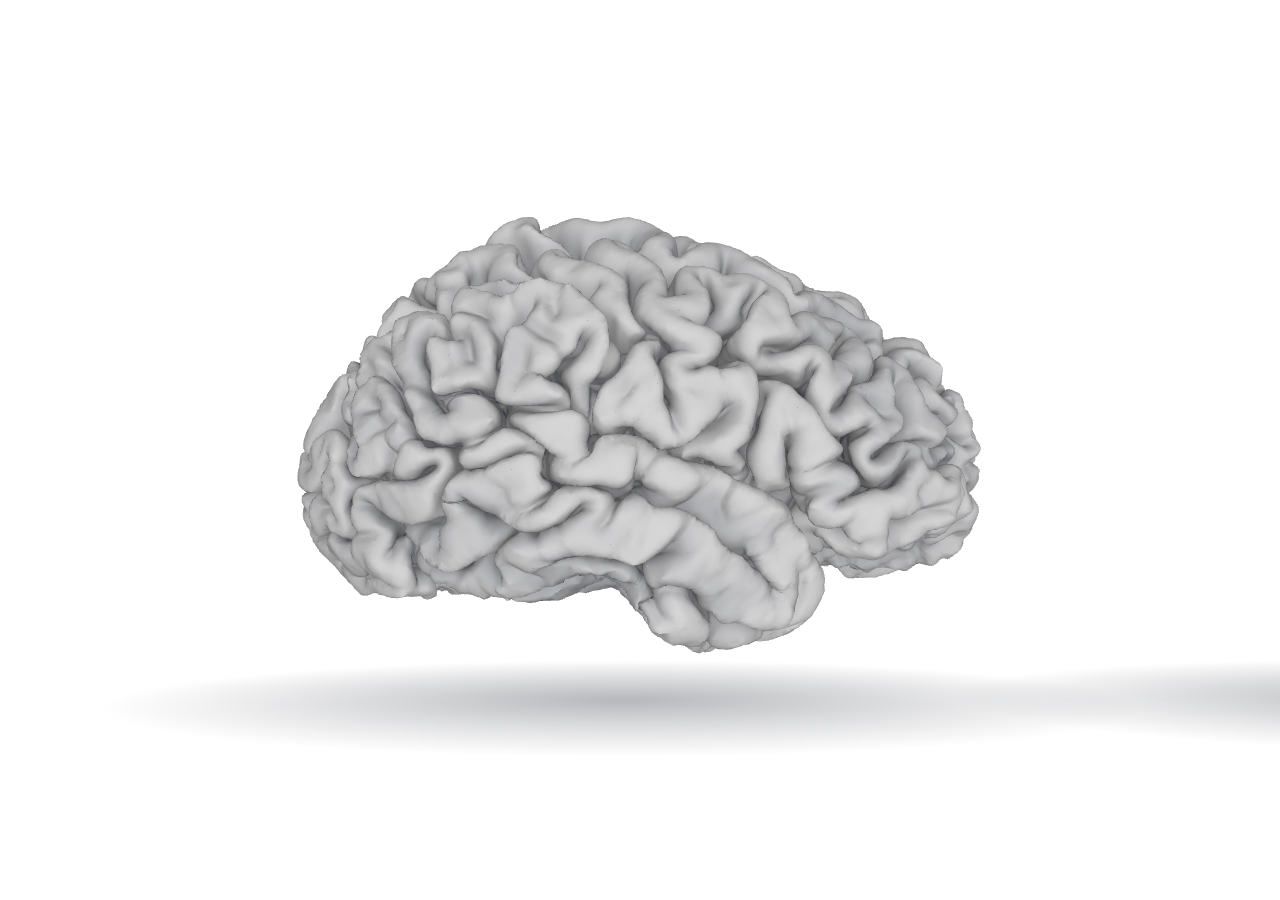
<file: static/teaser/02-teaser/index.html>
<!doctype html>
<html lang="en"><head><meta charset="utf-8"><title>Interactive cortical correspondence</title>
<meta name="viewport" content="width=device-width,initial-scale=1">
<script type="importmap">{"imports":{"three":"../vendor/three/three.module.js","three/addons/":"../vendor/three/addons/"}}</script>
<style>
  :root{--ink:#1d1f21;--grey:#6d6d6d;--blue:#2f7fc1;--green:#00b050;--teal:#00b5ad;--orange:#de9a33}
  html,body{margin:0;height:100%;background:#fff;overflow:hidden;font-family:"Helvetica Neue",Helvetica,Arial,sans-serif;color:var(--ink)}
  #stage{position:absolute;inset:0 0 40px;overflow:hidden;--u:1px}
  #view{position:absolute;inset:0}
  #view canvas{cursor:grab}
  #view canvas:active{cursor:grabbing}
  #explore-hint{position:absolute;top:10px;left:10px;max-width:calc(100% - 20px);box-sizing:border-box;padding:5px 9px;border-radius:6px;background:#f0f5fb;color:#1d3557;font:500 12px/1.35 system-ui,sans-serif;pointer-events:none}
  .ov{position:absolute;pointer-events:none;opacity:0;white-space:nowrap}
  #cap1{left:calc(70*var(--u));bottom:calc(52*var(--u));font-size:calc(30*var(--u))}
  #cap1 b{font-weight:700} #cap1 span{color:var(--grey);margin-left:.6em}
  #counter{left:calc(42*var(--u));bottom:calc(40*var(--u));padding:calc(18*var(--u)) calc(30*var(--u)) calc(16*var(--u));
    background:rgba(255,255,255,.86);border-radius:calc(14*var(--u));box-shadow:0 calc(2*var(--u)) calc(16*var(--u)) rgba(0,0,0,.08)}
  #counter .n{font-size:calc(76*var(--u));font-weight:700;font-variant-numeric:tabular-nums;line-height:1}
  #counter .n small{font-size:calc(34*var(--u));font-weight:400;color:var(--grey);margin-left:.35em}
  #counter .t{font-size:calc(27*var(--u));color:var(--grey);margin-top:calc(8*var(--u))}
  .shape{text-align:center;transform:translate(-50%,-100%)}
  .shape b{display:block;font-size:calc(40*var(--u));line-height:1.1}
  .shape span{font-size:calc(28*var(--u));color:var(--grey)}
  .shape sub{font-size:.68em;vertical-align:baseline;position:relative;top:.28em}
  #shM b{color:var(--blue)} #shN b{color:var(--green)}
  .bot{left:0;right:0;text-align:center;bottom:calc(52*var(--u));font-size:calc(34*var(--u))}
  .bot sup{font-size:.62em}
  #foot{right:calc(60*var(--u));bottom:calc(24*var(--u));font-size:calc(23*var(--u));color:var(--grey)}
  #hint{left:calc(70*var(--u));top:calc(48*var(--u));font-size:calc(26*var(--u));color:var(--grey)}
  #hint i{display:inline-block;width:calc(14*var(--u));height:calc(14*var(--u));border-radius:50%;background:var(--orange);margin-right:.5em}
  #tip{position:absolute;pointer-events:none;opacity:0;font-size:calc(24*var(--u));background:rgba(255,255,255,.92);
    padding:calc(6*var(--u)) calc(12*var(--u));border-radius:calc(8*var(--u));box-shadow:0 1px 8px rgba(0,0,0,.15);white-space:nowrap;transform:translate(14px,-120%)}
  #tip b{color:var(--orange)}
  #playback{position:absolute;inset:auto 0 0;box-sizing:border-box;height:40px;display:flex;align-items:center;justify-content:space-between;gap:4px;padding:0 8px;border-top:1px solid #d6d8da;background:#f7f8fa}
  #playback[hidden]{display:none}
  #chapters{display:flex;gap:2px;margin-left:auto}
  #playback button{font:600 13px system-ui,sans-serif;border:1px solid transparent;border-radius:4px;padding:4px 6px;min-height:30px;color:#1d3557;background:transparent;cursor:pointer}
  #playback button:hover,#playback button[aria-current="step"]{background:#e4edf7}
  #playback #play{min-width:78px;color:#fff;background:#1d3557}
  #playback #play:hover{background:#294b79}
  #playback #play.continue-prompt{background:#245a87}
  @media (prefers-reduced-motion: no-preference) {
    #playback #play.continue-prompt{animation:continue-pulse 1.1s ease-out 2}
    @keyframes continue-pulse {
      0%{box-shadow:0 0 0 0 rgba(47,127,193,.5)}
      100%{box-shadow:0 0 0 5px rgba(47,127,193,0)}
    }
  }
  #playback button:focus-visible{outline:2px solid #2f7fc1;outline-offset:-2px}
  #dbg{position:absolute;left:8px;top:8px;font:12px monospace;color:#555;display:none}
</style></head><body>
<div id="stage">
  <div id="view"></div>
  <div id="explore-hint" hidden>Drag to rotate. Scroll over the brain or pinch to zoom.</div>
  <div class="ov shape" id="shM"><b>Shape M</b><span>n<sub>M</sub> = <span id="nM">136,574</span> vertices</span></div>
  <div class="ov shape" id="shN"><b>Shape N</b><span>n<sub>N</sub> = <span id="nN">153,037</span> vertices</span></div>
  <div class="ov" id="cap1"><b>Cortical surface</b><span>MMRR-21-15 · right hemisphere · Mindboggle-101</span></div>
  <div class="ov" id="counter"><div class="n"><span id="cnt">0</span><small>vertices</small></div><div class="t"><span id="tris">273,144</span> triangles · one hemisphere</div></div>
  <div class="ov bot" id="cap2"><b>Dense point-to-point map &Pi;:</b>&nbsp; 136k &times; 153k &approx; 2.1 &times; 10<sup>10</sup>&nbsp; vertex pairs</div>
  <div class="ov bot" id="cap3"><b>The estimated correspondences allow transfer of signals </b></div>
  <div class="ov bot" id="foot">examples: fMRI activity, cortical thickness, or regional segmentations</div>
  <div class="ov" id="hint"><i></i>Hover the green cortex to see where each point comes from</div>
  <div id="tip"></div>
  <div id="dbg"></div>
</div>
<div id="playback" role="group" aria-label="Teaser playback" hidden>
  <button id="play" type="button"></button>
  <div id="chapters" role="group" aria-label="Teaser chapters"></div>
</div>
<p id="load-error" hidden>Could not load the interactive teaser.</p>
<script type="module">
  import('./teaser.js').then(() => {
    window.parent.postMessage('cortex-teaser-ready', location.origin);
  }).catch((error) => {
    console.error(error);
    document.getElementById('stage').hidden = true;
    document.getElementById('load-error').hidden = false;
    window.parent.postMessage('cortex-teaser-error', location.origin);
  });
</script>
</body></html>
</file>
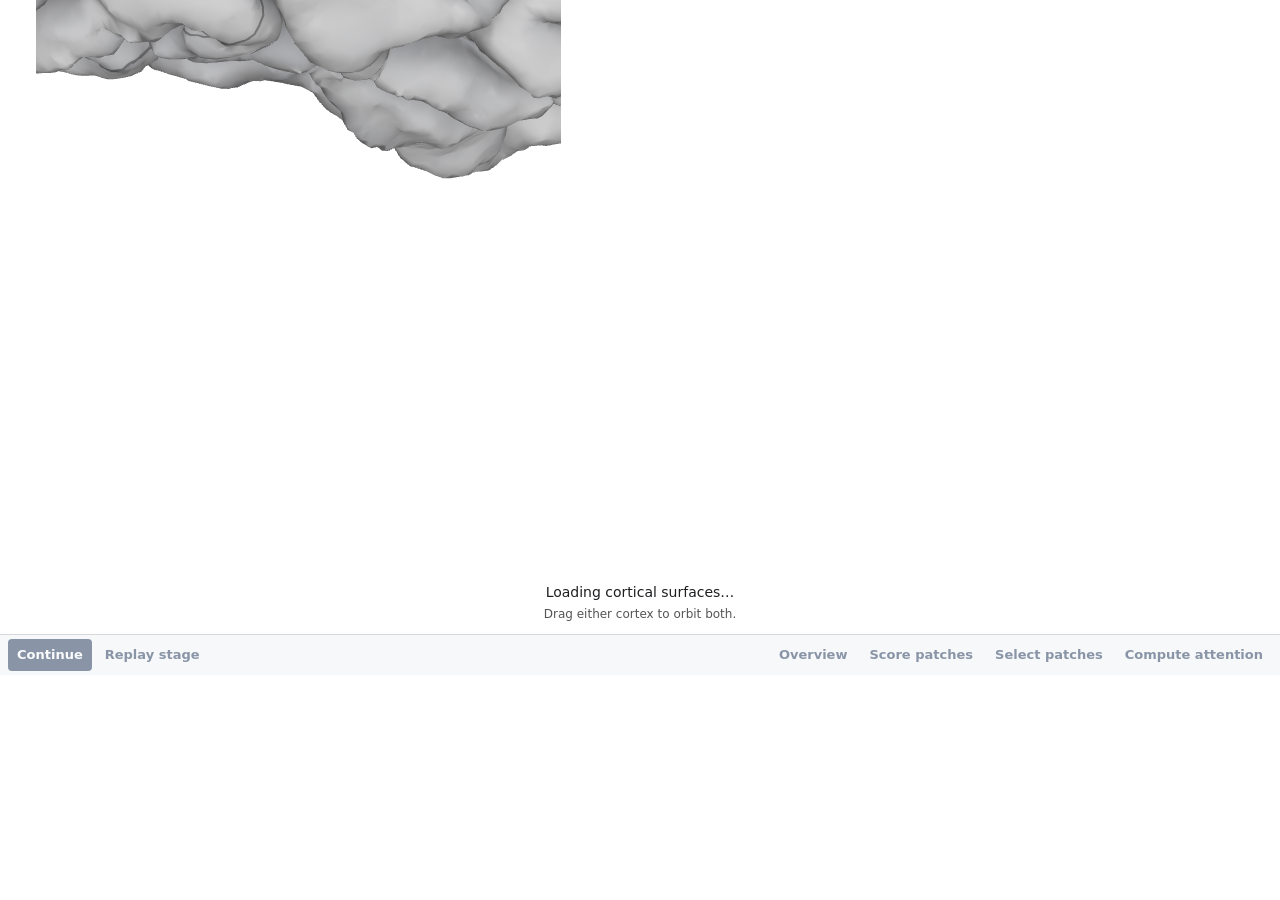
<file: static/teaser/04-geoflash/index.html>
<!doctype html>
<html lang="en"><head><meta charset="utf-8"><title>Geo-FlashAttention on the cortex</title>
<meta name="viewport" content="width=device-width,initial-scale=1">
<script type="importmap">{"imports":{"three":"../vendor/three/three.module.js","three/addons/":"../vendor/three/addons/"}}</script>
<link rel="stylesheet" href="../../css/site.css">
<style>
  html, body { overflow: hidden; background: #fff; }
  #stage { position: relative; aspect-ratio: 1240 / 560; overflow: hidden; background: #fff; }
  #viz { position: absolute; transform-origin: 0 0; }
  .brain { position: absolute; touch-action: none; cursor: grab; }
  .brain:active { cursor: grabbing; }
  .brain canvas { display: block; }
  #viz svg { position: absolute; left: 0; top: 0; overflow: visible; pointer-events: none; }
  #panel { padding: 0 12px 10px; text-align: center; color: #1d1f21; }
  #caption, #hint { font: 14px/1.45 system-ui, sans-serif; margin: 4px auto 0; }
  #hint { font-size: 12px; color: #555; }
  #playback, #stages { display: flex; align-items: center; flex-wrap: wrap; gap: 4px; }
  #playback { padding: 4px 8px; border-top: 1px solid #d6d8da; background: #f7f8fa; }
  #stages { margin-left: auto; }
  #playback button { font: 600 13px system-ui, sans-serif; border: 1px solid transparent; border-radius: 4px; padding: 4px 8px; min-height: 32px; color: #1d3557; background: transparent; cursor: pointer; }
  #playback button:hover, #playback button[aria-pressed="true"] { background: #e4edf7; }
  #playback button:focus-visible { outline: 2px solid #2f7fc1; outline-offset: -2px; }
  #playback button:disabled { cursor: default; opacity: .5; }
  #playback #advance { min-width: 78px; color: #fff; background: #1d3557; }
  #playback #advance:hover { background: #294b79; }
  @media (max-width: 600px) {
    #stages { flex-basis: 100%; margin-left: 0; }
    #playback button { min-height: 44px; }
  }
</style>
</head><body>
<main id="demo">
  <div id="stage" role="img" aria-label="Two 3D cortical surfaces and the patch attention matrices">
    <div id="viz" aria-hidden="true"></div>
  </div>
  <div id="panel">
    <p id="caption" aria-live="polite">Loading cortical surfaces…</p>
    <p id="hint">Drag either cortex to orbit both.</p>
  </div>
  <div id="playback" role="group" aria-label="Geo-FlashAttention playback">
    <button id="advance" type="button" disabled>Continue</button>
    <button id="replay" type="button" disabled>Replay stage</button>
    <div id="stages" role="group" aria-label="Geo-FlashAttention stages">
      <button type="button" disabled>Overview</button>
      <button type="button" disabled>Score patches</button>
      <button type="button" disabled>Select patches</button>
      <button type="button" disabled>Compute attention</button>
    </div>
  </div>
</main>
<script type="module">
const demo = document.getElementById('demo');
const caption = document.getElementById('caption');
function report(type) {
  if (parent !== window) parent.postMessage({ demo: 'geoflash', type, height: demo.offsetHeight }, location.origin);
}
initialize().catch((error) => {
  console.error(error);
  caption.textContent = 'Could not load the 3D demo.';
  report('error');
});

async function initialize() {
// Demo from the Spatial-Spectral Coupling talk, with responsive controls for the website.
const { loadCortex, createViewer, createMarkers, createPatchPalette, fetchNativeAttr, THREE } = await import('../lib/cortex.js');
const motion = matchMedia('(prefers-reduced-motion: reduce)');

// ---------------------------------------------------------------- constants (logical units = SVG viewBox px; F = css px per unit)
const NS = 'http://www.w3.org/2000/svg';
const F = 1.5, R = 2, W = 1240, H = 560, BW = 350, BS = 42, MX = 480, MY = 46;
const INSET_X = 24, INSET_Y = 12;
const TEAL = '#00b5ad', ORANGE = '#de9a33', INK = '#1d1f21';
const TEAL_TEXT = '#007470', ORANGE_TEXT = '#8f5200';
const PAL = ['#b07cc6', '#79cfc6', '#e3cf5e', '#ef8a7a', '#9ccc65', '#f0a64b', '#6fa8dc', '#e6a8d7'];
const ASPECT = 840 / 532;   // brain canvas aspect (as in the 2.5D slide)
const BH = BW / ASPECT;

// ---------------------------------------------------------------- helpers (from js/geoflash.js)
const sleep = (ms) => motion.matches ? Promise.resolve() : new Promise((resolve) => setTimeout(resolve, ms));
const hex = (c) => [1, 3, 5].map((o) => parseInt(c.slice(o, o + 2), 16));
const mix = (c1, c2, t) => { const [a, b] = [hex(c1), hex(c2)]; return 'rgb(' + a.map((x, i) => Math.round(x + (b[i] - x) * Math.max(0, Math.min(1, t)))).join(',') + ')'; };
const greyFill = (v) => mix('#f3f3f3', '#2f2f2f', Math.pow(v, 0.6));
const vFill = (v) => (v >= 0 ? mix('#fff6e8', '#de9a33', v / 0.9) : mix('#fff6e8', '#8a8f93', -v / 0.9));
const el = (tag, attrs, parent) => { const e = document.createElementNS(NS, tag); for (const [a, v] of Object.entries(attrs || {})) e.setAttribute(a, v); if (parent) parent.appendChild(e); return e; };
const setText = (node, s) => {
  node.textContent = '';
  s.split(/(_\{[^}]+\}|_\w)/).forEach((part) => {
    const t = document.createElementNS(NS, 'tspan');
    if (part.startsWith('_')) { t.setAttribute('baseline-shift', 'sub'); t.setAttribute('font-size', '70%'); t.textContent = part.replace(/^_\{?|\}$/g, ''); }
    else t.textContent = part;
    node.appendChild(t);
  });
};
const text = (parent, x, y, s, cls, anchor = 'middle') => { const t = el('text', { x, y, class: cls, 'text-anchor': anchor }, parent); setText(t, s); return t; };

// ---------------------------------------------------------------- data
const response = await fetch('data/geoflash.json');
if (!response.ok) throw new Error(`Could not load geoflash.json (${response.status})`);
const G = await response.json();
function derive(G) {
  const K = G.K, P = G.P, n = K * P;
  const score = G.score.map((row) => { const m = Math.max(...row); return row.map((s) => Math.exp(s - m)); });
  const support = score.map((row) => row.map((s, r) => [s, r]).sort((x, y) => y[0] - x[0]).slice(0, R).map((x) => x[1]).sort((a, b) => a - b));
  const inSup = (i, j) => support[Math.floor(i / P)].includes(Math.floor(j / P));
  const softmax = (row, mask) => { const m = Math.max(...row.filter((_, j) => mask(j))); const e = row.map((x, j) => (mask(j) ? Math.exp(x - m) : 0)); const s = e.reduce((a, b) => a + b, 0); return e.map((x) => x / s); };
  const Ageo = G.logits.map((row, i) => softmax(row, (j) => inSup(i, j)));
  const k = G.V[0].length;
  const match = Array.from({ length: K }, (_, a) => {
    const mass = Array(K).fill(0);
    for (let i = a * P; i < a * P + P; i++) Ageo[i].forEach((p, j) => (mass[Math.floor(j / P)] += p));
    return mass.indexOf(Math.max(...mass));
  });
  return { ...G, nv: n, k, scoreN: score, support, Ageo, match };
}
const D = derive(G);

// ---------------------------------------------------------------- brains: ONE canvas / ONE scene, target stacked above source along the z axis.
// Orbiting is azimuthal about the stack axis (polar angle limited), so both brains turn together about their own centres, and 3D arcs between patch centres are real world-space curves.
const root = document.getElementById('viz');
root.style.width = W * F + 'px'; root.style.height = H * F + 'px';
const SCALE = BW / 177;                                   // logical px per mm (a brain is ~177 mm long on screen, as in the 2.5D slide)
const BRAIN_GAP = 116;
const ZSEP = (BH + BRAIN_GAP) / SCALE;                     // centre-to-centre distance of the stacked brains (mm)
const CVH = 2 * BH + BRAIN_GAP, Y0 = -INSET_Y;             // canvas height / top in logical units
const SOURCE_LABEL_Y = Y0 + BH + BRAIN_GAP / 2 + 5;        // label baseline in the gap
const host = document.createElement('div'); host.className = 'brain';
Object.assign(host.style, { left: INSET_X * F + 'px', top: (Y0 + INSET_Y) * F + 'px', width: BW * F + 'px', height: CVH * F + 'px' }); root.appendChild(host);
const Qs = new URLSearchParams(location.search);
const viewer = createViewer(host, { camera: [430, 0, 0], fov: 14, near: 50, far: 1500,
  controls: { enableDamping: !motion.matches, enablePan: false, minPolarAngle: Math.PI / 2 - 0.45, maxPolarAngle: Math.PI / 2 + 0.45, minDistance: 150, maxDistance: 1450 } });
const PREF = Qs.get('level');                              // ?level=0|1|2 forces a LOD level (for close-up checks)

async function makeBrain(name, key, zc, centers, smp) {
  const c = await loadCortex(name, { levels: [0, 1, 2] });
  if (PREF != null) c.forceLevel = +PREF;
  const bb = c.bbox.center; c.root.position.set(-bb.x, -bb.y, zc - bb.z);
  viewer.add(c);
  const pal = createPatchPalette(8, { borderDark: 0.58, borderPx: 1.75 });
  c.extend(pal.spec); pal.bind(c, await fetchNativeAttr(`data/w_${key}.u8x8.bin`, 'u8x8'));
  // disc markers: 8 patch centres (slots 0..7) + K*P sampled vertices (slots 8..)
  const mk = createMarkers(8 + smp.length * smp[0].length, { radiusPx: 6, strokePx: 2.5, stroke: '#1d1f21', bias: 1.5 });
  c.root.add(mk);
  const verts = [...centers, ...smp.flat()], pos = await Promise.all(verts.map((v) => c.nativePosition(v, 'pial'))), nrm = await Promise.all(verts.map((v) => c.nativeNormal(v, 'pial')));
  const slot = (kind, a, j = 0) => (kind === 'c' ? a : 8 + a * smp[0].length + j);
  const B = { name, key, c, mk, pal, pos, nrm, centers, tag: { c: [], s: [] } };
  B.tint = (a, color, alpha) => pal.set(a, color, alpha); B.tintAll = (color, alpha) => pal.setAll(color, alpha);
  B.setDots = (list) => {
    mk.hideAll();
    list.forEach(({ kind, a, r = 3.2, fill = '#fff' }) => {
      const idx = kind === 'c' ? [a] : smp[a].map((_, j) => j);
      idx.forEach((j) => { const i = kind === 'c' ? a : slot('s', a, j); mk.set(i, { position: pos[i], normal: nrm[i], color: fill, radius: r * 1.6 }); });
    });
    viewer.invalidate();
  };
  // screen position (logical SVG units) + visibility (0..1, fades as the vertex turns away from the camera) of a patch-centre anchor
  const v = new THREE.Vector3(), n = new THREE.Vector3(), cp = new THREE.Vector3();
  B.project = (a) => {
    c.root.updateWorldMatrix(true, false); viewer.camera.updateMatrixWorld();
    v.copy(pos[a]).applyMatrix4(c.root.matrixWorld);
    n.copy(nrm[a]).transformDirection(c.root.matrixWorld); cp.copy(viewer.camera.position).sub(v).normalize();
    const f = n.dot(cp), vis = Math.min(1, Math.max(0, (f + 0.05) / 0.35));
    v.project(viewer.camera);
    return [(v.x + 1) / 2 * BW, Y0 + (1 - v.y) / 2 * CVH, vis];
  };
  B.world = (a) => c.root.localToWorld(pos[a].clone());
  return B;
}
const N = await makeBrain('target', 't', +ZSEP / 2, D.centers_t, D.smp_t);
const M = await makeBrain('source', 's', -ZSEP / 2, D.centers_s, D.smp_s);
viewer.fit(new THREE.Vector3(0, 0, 0), 88.5, CVH / 2 / SCALE, 1.0);
viewer.addTicker((dt) => { const a = N.pal.step(motion.matches ? Infinity : dt), b = M.pal.step(motion.matches ? Infinity : dt); return a || b; });
if (Qs.get('cam')) { viewer.camera.position.set(...Qs.get('cam').split(',').map(Number)); viewer.controls.update(); }

// matched-pair arcs: real 3D tubes between patch centres (static in world space; the camera orbits around them)
const ARCS = new THREE.Group(); ARCS.visible = false; viewer.add(ARCS);
const arcMats = [];
function buildArcs() {
  while (ARCS.children.length) ARCS.remove(ARCS.children[0]);
  arcMats.length = 0;
  for (let a = 0; a < D.K; a++) {
    const A = N.world(a), B = M.world(D.match[a]), mid = A.clone().add(B).multiplyScalar(0.5);
    const rad = new THREE.Vector3(mid.x, mid.y, 0); if (rad.length() < 1) rad.set(1, 0, 0); rad.normalize();
    const tan = new THREE.Vector3(-rad.y, rad.x, 0), L = A.distanceTo(B);
    const C = mid.clone().addScaledVector(rad, 28 + 0.18 * L).addScaledVector(tan, (a - 3.5) * 7);
    const curve = new THREE.QuadraticBezierCurve3(A, C, B);
    const m = new THREE.MeshBasicMaterial({ color: new THREE.Color(PAL[D.match[a]]), transparent: true, opacity: 0.0, depthWrite: false });
    ARCS.add(new THREE.Mesh(new THREE.TubeGeometry(curve, 48, 0.45, 6, false), m)); arcMats.push(m);
  }
}
buildArcs();
let arcT = 0, arcGoal = 0;
viewer.addTicker((dt) => {
  if (arcT === arcGoal) return false;
  arcT = motion.matches ? arcGoal : arcT + Math.sign(arcGoal - arcT) * Math.min(Math.abs(arcGoal - arcT), dt / 0.6);
  ARCS.visible = arcT > 0.001;
  for (const m of arcMats) m.opacity = 0.85 * arcT; return true;
});
const showArcs = (on) => { arcGoal = on ? 1 : 0; viewer.invalidate(); };

// ---------------------------------------------------------------- SVG overlay: matrix, leaders, Y, panel
function build() {
  const K = D.K, P = D.P, n = D.nv, C = BS / P;
  const svg = el('svg', { viewBox: `${-INSET_X} ${-INSET_Y} ${W} ${H}`, width: W * F, height: H * F }, root);
  el('style', {}, svg).textContent = `
    .lbl { font: 600 17px "Helvetica Neue", Arial, sans-serif; fill: ${INK}; }
    .dim { font: 400 14px "Helvetica Neue", Arial, sans-serif; fill: #6d6d6d; }
    .ax  { font: 600 14px "Helvetica Neue", Arial, sans-serif; fill: #626b76; transition: fill .25s; }
    .tag { font: 700 12px "Helvetica Neue", Arial, sans-serif; letter-spacing: .08em; fill: #fff; }
    .cx  { font: 400 16px "Helvetica Neue", Arial, sans-serif; fill: ${INK}; }
    .cell { transition: fill .35s ease; stroke: #e2e2e2; stroke-width: 1; }
    .fade { transition: opacity .5s ease; }
    .lead { fill: none; stroke-width: 2.2; transition: opacity .25s; }
    .halo { fill: none; stroke: #fff; stroke-width: 6; transition: opacity .25s; }
    .blk  { fill: none; stroke-width: 3; transition: opacity .35s; }
    .arc  { fill: none; stroke-width: 1.6; stroke-linecap: round; transition: opacity .6s; }
    .mover { transition: transform .28s cubic-bezier(.4,0,.2,1), opacity .3s; }`;
  const defs = el('defs', {}, svg);
  const pat = el('pattern', { id: 'gf-skip', width: 6, height: 6, patternUnits: 'userSpaceOnUse', patternTransform: 'rotate(45)' }, defs);
  el('rect', { width: 6, height: 6, fill: '#fafafa' }, pat);
  el('line', { x1: 0, y1: 0, x2: 0, y2: 6, stroke: '#e0e0e0', 'stroke-width': 2 }, pat);
  const s = { svg };
  text(svg, 0, 17, 'Target 𝒩  ·  queries, patches A_a', 'lbl', 'start').style.fill = TEAL_TEXT;
  text(svg, 0, SOURCE_LABEL_Y, 'Source ℳ  ·  keys / values, patches B_r', 'lbl', 'start').style.fill = ORANGE_TEXT;

  const leads = el('g', {}, svg);
  const mkLead = (color) => ({ halo: el('path', { class: 'halo', opacity: 0 }, leads), line: el('path', { class: 'lead', stroke: color, opacity: 0 }, leads) });
  s.leadN = mkLead(TEAL); s.leadM = Array.from({ length: R }, () => mkLead(ORANGE));

  s.head = text(svg, MX + (K * BS) / 2, MY - 14, '', 'lbl');
  s.rowLbl = Array.from({ length: K }, (_, a) => text(svg, MX - 10, MY + a * BS + BS / 2 + 5, `A_${a + 1}`, 'ax', 'end'));
  s.colLbl = Array.from({ length: K }, (_, r) => text(svg, MX + r * BS + BS / 2, MY + K * BS + 20, `B_${r + 1}`, 'ax'));
  s.coarse = el('g', { class: 'fade' }, svg);
  s.sc = Array.from({ length: K }, (_, a) => Array.from({ length: K }, (_, r) => el('rect', { x: MX + r * BS, y: MY + a * BS, width: BS, height: BS, class: 'cell', fill: '#fff' }, s.coarse)));
  s.fine = el('g', { class: 'fade', opacity: 0 }, svg);
  s.vc = Array.from({ length: n }, (_, i) => Array.from({ length: n }, (_, j) => el('rect', { x: MX + j * C, y: MY + i * C, width: C, height: C, class: 'cell', fill: '#fff' }, s.fine)));
  s.skip = Array.from({ length: K }, (_, a) => Array.from({ length: K }, (_, r) => el('rect', { x: MX + r * BS, y: MY + a * BS, width: BS, height: BS, fill: 'url(#gf-skip)', class: 'fade', opacity: 0 }, svg)));
  const grid = el('g', {}, svg);
  for (let b = 1; b < K; b++) {
    el('line', { x1: MX + b * BS, y1: MY, x2: MX + b * BS, y2: MY + K * BS, stroke: '#c9c9c9', 'stroke-width': 1.5 }, grid);
    el('line', { x1: MX, y1: MY + b * BS, x2: MX + K * BS, y2: MY + b * BS, stroke: '#c9c9c9', 'stroke-width': 1.5 }, grid);
  }
  el('rect', { x: MX, y: MY, width: K * BS, height: K * BS, fill: 'none', stroke: '#9a9a9a', 'stroke-width': 1.5 }, svg);
  s.sel = Array.from({ length: K }, (_, a) => Array.from({ length: K }, (_, r) => el('rect', { x: MX + r * BS + 1.5, y: MY + a * BS + 1.5, width: BS - 3, height: BS - 3, class: 'blk', stroke: TEAL, opacity: 0 }, svg)));
  s.rowCur = el('rect', { x: MX - 3, y: MY, width: K * BS + 6, height: BS, fill: 'none', stroke: TEAL, 'stroke-width': 2.5, rx: 3, class: 'mover', opacity: 0 }, svg);
  s.colCur = el('rect', { x: MX, y: MY - 3, width: BS, height: K * BS + 6, fill: 'none', stroke: ORANGE, 'stroke-width': 2.5, rx: 3, class: 'mover', opacity: 0 }, svg);
  s.tiles = Array.from({ length: K }, () => el('rect', { x: MX, y: MY, width: BS, height: BS, fill: 'none', stroke: ORANGE, 'stroke-width': 3.5, rx: 2, class: 'mover', opacity: 0 }, svg));

  const YX = MX + K * BS + 46;
  s.yg = el('g', { class: 'fade', opacity: 0 }, svg);
  text(s.yg, YX + (D.k * C) / 2, MY - 14, 'Y = Π Φ_M', 'lbl');
  text(s.yg, YX + (D.k * C) / 2, MY + K * BS + 20, 'n_N × k', 'dim');
  s.yc = Array.from({ length: n }, (_, i) => Array.from({ length: D.k }, (_, c) => el('rect', { x: YX + c * C, y: MY + i * C, width: C, height: C, class: 'cell', fill: '#fff' }, s.yg)));
  el('rect', { x: YX, y: MY, width: D.k * C, height: n * C, fill: 'none', stroke: '#9a9a9a', 'stroke-width': 1.5 }, s.yg);
  s.yCurs = Array.from({ length: K }, () => el('rect', { x: YX, y: MY, width: D.k * C, height: BS, fill: 'none', stroke: ORANGE, 'stroke-width': 2, 'stroke-dasharray': '4 3', rx: 2, class: 'mover', opacity: 0 }, svg));

  const PX = YX + D.k * C + 34;
  s.panel = el('g', { class: 'fade', opacity: 0 }, svg);
  s.tagBg = el('rect', { x: PX, y: MY - 2, width: 118, height: 24, rx: 12, fill: INK }, s.panel);
  s.tag = el('text', { x: PX + 59, y: MY + 14.5, 'text-anchor': 'middle', class: 'tag' }, s.panel);
  s.title = el('text', { x: PX, y: MY + 58, class: 'lbl', 'font-size': 20 }, s.panel);
  s.lines = Array.from({ length: 6 }, (_, i) => el('text', { x: PX, y: MY + 100 + i * 30, class: i % 2 ? 'cx' : 'dim' }, s.panel));
  s.PX = PX;
  return s;
}
const V = build();
motion.addEventListener('change', () => {
  viewer.controls.enableDamping = !motion.matches;
  go(cur, true);
});
const K = D.K, P = D.P;

// leaders track the 3D anchors (the camera may be orbited at any time) and fade as the anchor turns away / behind the brain
const fs = { a: null, rs: [] };
const rowEnd = (a) => [MX - 36, MY + a * BS + BS / 2];
const colEnd = (r) => [MX + r * BS + BS / 2, MY + K * BS + 28];
function leader(L, from, to, dir) {
  const vis = from ? from[2] : 0, key = from ? `${from[0].toFixed(1)},${from[1].toFixed(1)},${vis.toFixed(2)},${to}` : '';
  if (L.key === key) return; L.key = key;
  if (!from || vis < 0.01) { L.halo.setAttribute('opacity', 0); L.line.setAttribute('opacity', 0); return; }
  const [x1, y1] = from, [x2, y2] = to;
  const d = dir === 'h' ? `M${x1},${y1} C${x1 + 90},${y1} ${x2 - 70},${y2} ${x2},${y2}` : `M${x1},${y1} C${x1 + 110},${y1} ${x2},${y2 + 70} ${x2},${y2}`;
  L.halo.setAttribute('d', d); L.line.setAttribute('d', d); L.halo.setAttribute('opacity', vis); L.line.setAttribute('opacity', vis);
}
function updateOverlay() {
  leader(V.leadN, fs.a == null ? null : N.project(fs.a), fs.a == null ? 0 : rowEnd(fs.a), 'h');
  V.leadM.forEach((L, k) => leader(L, fs.rs[k] == null ? null : M.project(fs.rs[k]), fs.rs[k] == null ? 0 : colEnd(fs.rs[k]), 'v'));
}
viewer.addTicker(() => { updateOverlay(); return false; });
viewer.controls.addEventListener('change', updateOverlay);

function focus(a, rs) {
  fs.a = a; fs.rs = rs;
  V.rowLbl.forEach((t, i) => (t.style.fill = i === a ? TEAL_TEXT : ''));
  V.colLbl.forEach((t, i) => (t.style.fill = rs.includes(i) ? ORANGE_TEXT : ''));
}
const panel = (tag, tagColor, title, lines, tagW = 118) => {
  V.panel.setAttribute('opacity', 1); V.tag.textContent = tag; V.tagBg.setAttribute('fill', tagColor);
  V.tagBg.setAttribute('width', tagW); V.tag.setAttribute('x', V.PX + tagW / 2); V.title.textContent = title;
  V.lines.forEach((t, i) => setText(t, lines[i] || ''));
};
const paintScores = (cols) => V.sc.forEach((row, a) => row.forEach((c, r) => c.setAttribute('fill', r < cols ? greyFill(D.scoreN[a][r]) : '#fff')));
const lightRows = (on) => V.rowLbl.forEach((t) => (t.style.fill = on ? TEAL_TEXT : ''));
const showSupport = (on, a = null) => V.sel.forEach((row, aa) => row.forEach((c, r) => c.setAttribute('opacity', on && (a == null || a >= aa) && D.support[aa].includes(r) ? 1 : 0)));
const showSkip = (on, a = null) => V.skip.forEach((row, aa) => row.forEach((c, r) => c.setAttribute('opacity', on && (a == null || a >= aa) && !D.support[aa].includes(r) ? 1 : 0)));
const moveTo = (node, x, y) => { node.style.transform = `translate(${x}px, ${y}px)`; node.setAttribute('opacity', 1); };
const hide = (...nodes) => nodes.forEach((x) => x.setAttribute('opacity', 0));
const dotsFor = (patches, style) => patches.map((a) => ({ kind: 's', a, ...style }));

function reset() {
  hide(V.rowCur, V.colCur, ...V.tiles, ...V.yCurs, V.yg, V.panel);
  showArcs(false); focus(null, []);
  V.coarse.setAttribute('opacity', 1); V.fine.setAttribute('opacity', 0);
  paintScores(0); showSupport(false); showSkip(false);
  V.vc.flat().forEach((c) => c.setAttribute('fill', '#fff')); V.yc.flat().forEach((c) => c.setAttribute('fill', '#fff'));
  N.setDots([]); M.setDots([]);
}

// ---------------------------------------------------------------- steps
let runToken = 0;
async function show(step) {
  const token = ++runToken, live = () => token === runToken;
  reset();
  if (step === 0) { V.head.textContent = ''; N.tintAll(TEAL, 0.16); M.tintAll(ORANGE, 0.16); return; }
  if (step === 1) {
    setText(V.head, 'Patch scores s_{ar}');
    panel('COARSE', INK, 'Score patch pairs', ['score', 's_{ar} = max_{i∈Aₐ} q_iᵀ μ_r', 'mean key of B_r', 'μ_r = mean_{j∈Bᵣ} k_j', 'time', 'O(n_N · |ℬ| · d)']);
    const mu = Array.from({ length: K }, (_, a) => ({ kind: 'c', a, r: 3.6, fill: INK }));
    paintScores(0); N.tintAll(TEAL, 0.4);
    for (let r = 0; r < K && live(); r++) {
      M.tintAll(ORANGE, 0.1); M.tint(r, ORANGE, 0.85);
      M.setDots(mu.map((d, i) => (i === r ? { ...d, r: 5.2, fill: ORANGE } : d)));
      moveTo(V.colCur, r * BS, 0); focus(null, [r]); lightRows(true); paintScores(r + 1);
      await sleep(650);
    }
    if (!live()) return;
    hide(V.colCur); focus(null, []);
    N.tintAll(TEAL, 0.16); M.tintAll(ORANGE, 0.16); M.setDots(mu);
    return;
  }
  if (step === 2) {
    setText(V.head, `Top-${R} source patches per row`);
    paintScores(K);
    panel('SUPPORT', TEAL_TEXT, `Keep top-${R} per patch`, ['budget', `R = ${R} of ${K} source patches`, 'why it works', 'attention mass is block-sparse', 'selection is cheap', 'no vertex pair evaluated yet']);
    const cs = (list) => list.map((a) => ({ kind: 'c', a, r: 4.2, fill: ORANGE }));
    for (let a = 0; a < K && live(); a++) {
      N.tintAll(TEAL, 0.1); N.tint(a, TEAL, 0.85);
      M.tintAll(ORANGE, 0.08); D.support[a].forEach((r) => M.tint(r, ORANGE, 0.85));
      N.setDots([{ kind: 'c', a, r: 4.2, fill: TEAL }]); M.setDots(cs(D.support[a]));
      moveTo(V.rowCur, 0, a * BS); focus(a, D.support[a]);
      showSupport(true, a); showSkip(true, a);
      await sleep(900);
    }
    return;
  }
  if (step === 3) {
    setText(V.head, 'Exact softmax on the support');
    showSupport(true); showSkip(true);
    V.coarse.setAttribute('opacity', 0); V.fine.setAttribute('opacity', 1); V.yg.setAttribute('opacity', 1);
    panel('EXACT ON SUPPORT', TEAL_TEXT, 'Geo-FlashAttention', ['time', 'O(n_N · R · m_{max} · (d + k))', 'memory', 'O(n_N + R · m_{max})', 'tiles', `${K * R} of ${K * K} patch pairs`], 172);
    for (let r = 0; r < K; r++) M.tint(r, PAL[r], 0.38);
    N.tintAll('#ffffff', 0); N.setDots([]); M.setDots([]);
    await sleep(700);
    if (!live()) return;
    const acc = Array.from({ length: D.nv }, () => ({ m: -Infinity, l: 0, o: Array(D.k).fill(0) }));
    N.tintAll(TEAL, 0.8);
    V.yCurs.forEach((y, a) => moveTo(y, 0, a * BS));
    lightRows(true);
    for (let t = 0; t < R && live(); t++) {
      const active = D.support.map((sup) => sup[t]);
      const used = [...new Set(active)];
      V.colLbl.forEach((x, r) => (x.style.fill = used.includes(r) ? ORANGE_TEXT : ''));
      for (let rr = 0; rr < K; rr++) M.tint(rr, PAL[rr], used.includes(rr) ? 0.95 : 0.22);
      M.setDots(dotsFor(used, { r: 3.2, fill: '#fff' }));
      for (let a = 0; a < K; a++) {
        const r = active[a];
        moveTo(V.tiles[a], r * BS, a * BS);
        for (let i = a * P; i < a * P + P; i++) {
          const rowMax = Math.max(...D.Ageo[i]);
          for (let j = r * P; j < r * P + P; j++) V.vc[i][j].setAttribute('fill', greyFill(D.Ageo[i][j] / rowMax));
          const st = acc[i], blk = D.logits[i].slice(r * P, r * P + P);
          const mNew = Math.max(st.m, ...blk), sc = Math.exp(st.m - mNew);
          st.l *= sc; st.o = st.o.map((x) => x * sc);
          blk.forEach((x, tt) => { const p = Math.exp(x - mNew); st.l += p; st.o = st.o.map((o, c) => o + p * D.V[r * P + tt][c]); });
          st.m = mNew;
          st.o.forEach((o, c) => V.yc[i][c].setAttribute('fill', vFill(o / st.l)));
        }
      }
      await sleep(1400);
    }
    if (!live()) return;
    for (let a = 0; a < K; a++) N.tint(a, PAL[D.match[a]], 0.75);
    hide(...V.tiles, ...V.yCurs); focus(null, []); N.setDots([]); M.setDots([]);
    for (let r = 0; r < K; r++) M.tint(r, PAL[r], 0.75);
    // matched pairs: 3D arcs between patch centres (world-space tubes)
    showArcs(true);
    N.setDots(D.match.map((m, a) => ({ kind: 'c', a, r: 3, fill: PAL[m] }))); M.setDots(Array.from({ length: K }, (_, r) => ({ kind: 'c', a: r, r: 3, fill: PAL[r] })));
  }
}

// ---------------------------------------------------------------- responsive stage and controls
const captions = [
  'Illustrative example with eight patches per cortex and three sampled vertices per patch.',
  'For each target patch, score each source patch using its mean key and the best query.',
  'For each target patch, keep the two highest-scoring source patches.',
  'Stream the selected pairs and compute exact softmax over their vertices.'
];
const buttons = [...document.querySelectorAll('#stages button')];
const advance = document.getElementById('advance');
const replay = document.getElementById('replay');
let cur = -1;

function go(step, restart = false) {
  if (!Number.isInteger(step) || step < 0 || step >= buttons.length || (step === cur && !restart)) return;
  cur = step;
  buttons.forEach((button, i) => button.setAttribute('aria-pressed', String(i === cur)));
  caption.textContent = captions[cur];
  advance.textContent = cur === buttons.length - 1 ? 'Restart' : 'Continue';
  replay.disabled = cur === 0 || motion.matches;
  show(cur);
}

buttons.forEach((button, i) => {
  button.disabled = false;
  button.addEventListener('click', () => go(i));
});
advance.disabled = false;
advance.addEventListener('click', () => go((cur + 1) % buttons.length));
replay.addEventListener('click', () => go(cur, true));
document.getElementById('stages').addEventListener('keydown', (event) => {
  if (event.key !== 'ArrowLeft' && event.key !== 'ArrowRight') return;
  const next = cur + (event.key === 'ArrowLeft' ? -1 : 1);
  if (!buttons[next]) return;
  event.preventDefault();
  go(next);
  buttons[next].focus();
});
window.demo = { step: go, get current() { return cur; } };

const stage = document.getElementById('stage');
function fit() {
  root.style.transform = `scale(${stage.clientWidth / (W * F)})`;
}
new ResizeObserver(() => {
  fit();
  report('resize');
}).observe(demo);
fit();
const initial = Number(Qs.get('step'));
go(buttons[initial] ? initial : 0);
report('ready');
}
</script></body></html>
</file>
<file: static/css/site.css>
/* Layout and type follow the TopoOR project page (wngtn.github.io/TopoOR); colours follow the cortex teaser
   (source M blue, target N green). */
:root {
  color-scheme: light;
  --bg: #fafbfd;
  --surface: #ffffff;
  --ink: #192538;
  --body: #465267;
  --muted: #647187;
  --accent: #2f6fbf;
  --border: #e2e7ee;
  --soft: #f1f5fa;
  --row: #edf3fc;
  --stage: #ffffff;
  --shadow: 0 5px 25px rgba(29, 45, 70, .05);
  --m: #2f7fc4;          /* source shape M */
  --n: #17a050;          /* target shape N */
  --v: #d4830f;          /* spectral basis */
  --bad: #b4452f;
  --font: Inter, -apple-system, BlinkMacSystemFont, 'Segoe UI', sans-serif;
}
:root[data-theme='dark'] {
  color-scheme: dark;
  --bg: #101725;
  --surface: #172131;
  --ink: #e9eef6;
  --body: #b9c5d6;
  --muted: #9aaac1;
  --accent: #8db6ee;
  --border: #2a374a;
  --soft: #1c293c;
  --row: #1f3049;
  --stage: #f4f6f9;
  --shadow: 0 5px 28px rgba(0, 0, 0, .13);
  --m: #6aaee8;
  --n: #4fcf84;
  --v: #f0a640;
  --bad: #ec8a74;
}

* { box-sizing: border-box; }
html { scroll-behavior: smooth; scroll-padding-top: 88px; overflow-x: clip; }
body { margin: 0; background: var(--bg); color: var(--body); font: 400 16px/1.8 var(--font); -webkit-font-smoothing: antialiased; overflow-x: clip; }
::selection { background: #d4e3fa; color: #132641; }
a { color: var(--accent); text-decoration: none; text-underline-offset: 4px; }
a:hover { text-decoration: underline; }
button { font: inherit; color: inherit; cursor: pointer; -webkit-tap-highlight-color: transparent; }
:focus-visible { outline: 2px solid var(--accent); outline-offset: 4px; }
h1, h2, h3, p, figure { margin: 0; }
h1, h2, h3, strong { color: var(--ink); }
strong { font-weight: 600; }
img { max-width: 100%; }
sup { font-size: .64em; line-height: 0; vertical-align: super; }
sub { font-size: .7em; line-height: 0; }

.page-shell { max-width: 1184px; padding-inline: 32px; margin: auto; }
.skip-link { position: absolute; top: -100px; left: 16px; background: var(--surface); padding: 10px 16px; z-index: 10; }
.skip-link:focus { top: 12px; }

/* ---------- masthead ---------- */
.masthead { height: 70px; display: flex; align-items: center; justify-content: space-between; position: sticky; top: 0; z-index: 5; background: color-mix(in srgb, var(--bg) 92%, transparent); backdrop-filter: blur(8px); border-bottom: 1px solid var(--border); }
.wordmark { white-space: nowrap; font-size: 19px; font-weight: 700; letter-spacing: -.6px; color: var(--ink); }
.wordmark span { color: var(--accent); }
.wordmark:hover { text-decoration: none; }
.masthead nav { display: flex; align-items: center; gap: 27px; font-size: 14px; }
.masthead nav > a { color: var(--body); }
.theme-toggle { width: 35px; height: 35px; border-radius: 50%; display: grid; place-items: center; border: 1px solid var(--border); background: transparent; }
.theme-toggle:hover { background: var(--soft); }
.theme-toggle svg { width: 17px; height: 17px; }
.sun-icon, [data-theme='dark'] .moon-icon { display: none; }
[data-theme='dark'] .sun-icon { display: block; }

/* ---------- hero ---------- */
.hero { padding-top: 56px; }
.publication-line { text-align: center; color: var(--accent); font-size: 14px; font-weight: 600; letter-spacing: .045em; margin-bottom: 18px; }
h1 { max-width: 1020px; margin: auto; text-align: center; font-weight: 700; font-size: clamp(30px, 3.4vw, 46px); line-height: 1.2; letter-spacing: -.035em; text-wrap: balance; }
.title-sub { display: block; font-size: .62em; margin-top: 12px; color: var(--body); font-weight: 500; letter-spacing: -.02em; }

/* "Attention" starts blacked out (as on the talk's title slide) and is revealed. */
.redact { position: relative; display: inline-block; color: var(--accent); }
.js .redact::after { content: ''; position: absolute; inset: .08em -.08em .02em; background: var(--ink); border-radius: 3px; transform-origin: right; transition: transform .9s cubic-bezier(.7, 0, .2, 1); }
.js .redact.revealed::after { transform: scaleX(0); }

.paper-details { margin: 31px auto 40px; text-align: center; }
.authors { display: grid; gap: 22px; font-size: 15px; line-height: 1.7; font-weight: 500; max-width: 980px; margin: 0 auto; }
.author-row { display: flex; flex-wrap: wrap; justify-content: center; gap: 18px 26px; }
.author { white-space: nowrap; color: var(--ink); display: flex; flex-direction: column; align-items: center; gap: 12px; }
.author a { display: flex; flex-direction: column; align-items: center; gap: 12px; color: var(--ink); }
.author-portrait { width: 80px; height: 80px; object-fit: cover; border-radius: 50%; background: var(--soft); }
.author-portrait.initials { display: grid; place-items: center; font-size: 21px; font-weight: 600; letter-spacing: .02em; color: var(--muted); border: 1px solid var(--border); }
.author sup { margin-left: 3px; color: var(--accent); }
.role-mark { width: 1em; height: 1em; fill: none; stroke: currentColor; stroke-width: 1.6; stroke-linecap: round; stroke-linejoin: round; }
.author sup .role-mark { margin-left: 2px; vertical-align: -.08em; }
.author-notes { display: flex; flex-wrap: wrap; justify-content: center; gap: 12px 30px; margin: 22px auto 0; }
.author-notes p { display: flex; align-items: center; gap: 6px; margin: 0; text-align: left; font-size: 14px; color: var(--body); }
.author-notes strong { color: var(--ink); }
.author-notes strong + * { border-inline-start: 1px solid var(--muted); padding-inline-start: 9px; margin-inline-start: 3px; }
.author-notes .role-mark { flex: none; color: var(--accent); }
.affiliations { max-width: 850px; margin: 18px auto 0; display: flex; flex-wrap: wrap; justify-content: center; gap: 3px 20px; font-size: 13px; line-height: 1.9; color: var(--muted); }
.affiliations > span { white-space: nowrap; }
.affiliations sup { color: var(--accent); }
.resources { display: flex; justify-content: center; flex-wrap: wrap; gap: 12px; margin-top: 26px; }
.resource-button { display: inline-flex; align-items: center; gap: 9px; height: 40px; padding: 0 19px; font-size: 14px; font-weight: 500; border: 1px solid var(--border); border-radius: 7px; color: var(--ink); background: var(--surface); }
.resource-button:hover { text-decoration: none; border-color: var(--accent); }
.resource-button svg { width: 17px; height: 17px; }
.resource-button:disabled { cursor: default; color: var(--muted); }
.resource-button:disabled:hover { border-color: var(--border); }
.button-status { font-size: 11px; font-weight: 400; }

/* ---------- teaser ---------- */
.teaser { max-width: 980px; margin: 0 auto; }
.teaser-frame { position: relative; aspect-ratio: 16 / 9; overflow: hidden; border-radius: 15px; border: 1px solid var(--border); box-shadow: var(--shadow); background: #fff; }
.teaser-frame img, .teaser-viewer { position: absolute; inset: 0; width: 100%; height: 100%; border: 0; }
.teaser-frame img { object-fit: cover; }
.teaser-start, .teaser-status:not(:empty) { position: absolute; left: 50%; transform: translateX(-50%); border-radius: 8px; background: #1d3557; color: #fff; padding: 8px 16px; width: max-content; max-width: 90%; text-align: center; }
.teaser-start { top: 50%; transform: translate(-50%, -50%); border: 1px solid #fff; font-weight: 600; }
.teaser-start:hover { background: #294b79; }
.teaser-start:disabled { visibility: hidden; }
.teaser-status { top: 50%; transform: translate(-50%, -50%); pointer-events: none; }
.teaser-start:not(:disabled) + .teaser-status { top: auto; bottom: 8px; transform: translateX(-50%); }
.teaser-frame.is-ready { aspect-ratio: auto; }
.teaser-frame.is-ready::before { content: ''; display: block; padding-top: calc(56.25% + 40px); }
.teaser-frame.is-ready img { visibility: hidden; }

figcaption { max-width: 820px; margin: 16px auto 0; text-align: center; font-size: 14px; line-height: 1.7; color: var(--muted); }
.caption-title { display: block; color: var(--body); font-weight: 600; }

/* ---------- highlights ---------- */

/* ---------- sections ---------- */
.introduction { max-width: 780px; margin: 76px auto 72px; }
h2 { font-size: 29px; line-height: 1.3; font-weight: 650; letter-spacing: -.025em; }
.introduction h2 { text-align: center; margin-bottom: 23px; text-wrap: balance; }
.prose p + p { margin-top: 17px; }
h3 { font-size: 20px; line-height: 1.4; font-weight: 600; letter-spacing: -.015em; margin-bottom: 14px; }
.eyebrow { font-size: 12px; font-weight: 600; letter-spacing: .1em; text-transform: uppercase; color: var(--accent); margin-bottom: 10px; }
.section { margin-bottom: 96px; }
.section-heading { text-align: center; max-width: 760px; margin: 0 auto 32px; }
.section-heading > p:not(.eyebrow) { max-width: 660px; margin: 14px auto 0; color: var(--muted); font-size: 15px; }

.figure-card { display: block; position: relative; background: var(--stage); padding: 26px 24px; border: 1px solid var(--border); border-radius: 14px; box-shadow: var(--shadow); overflow: hidden; cursor: zoom-in; }
.figure-card img { display: block; width: 100%; height: auto; }
.figure-card.wide { padding: 26px 22px; }

.split { display: grid; grid-template-columns: 1fr 1fr; gap: 56px; align-items: center; max-width: 1000px; margin: auto; }
.split h2 { margin-bottom: 18px; }
.split .figure-card { padding: 16px; max-width: 470px; justify-self: center; }

/* ---------- equation ---------- */
.equation-card { max-width: 980px; margin: 0 auto; background: var(--surface); border: 1px solid var(--border); border-radius: 16px; box-shadow: var(--shadow); padding: 36px 36px 28px; }
.equation-row { display: flex; flex-wrap: wrap; justify-content: center; align-items: center; column-gap: .45em; font-size: 1.32em; color: var(--ink); padding: 4px 0 8px; }
.equation { max-width: 100%; overflow-x: auto; overflow-y: hidden; }
.equation .katex-display { margin: .4em 0; }
main { overflow-x: clip; }
.eq-q { color: var(--n); }
.eq-k { color: var(--m); }
.eq-v { color: var(--v); }
.qkv { display: grid; grid-template-columns: repeat(3, minmax(0, 1fr)); gap: 14px; margin-top: 26px; }
.qkv-item { display: flex; gap: 13px; align-items: flex-start; padding: 14px 16px; border-radius: 10px; background: var(--soft); font-size: 14px; line-height: 1.55; }
.qkv-item p { margin-top: 4px; color: var(--muted); font-size: 13px; }
.qkv-tag { flex: 0 0 30px; height: 30px; display: grid; place-items: center; border-radius: 7px; font-weight: 700; font-size: 14px; color: #fff; }
.q .qkv-tag { background: var(--n); }
.k .qkv-tag { background: var(--m); }
.v .qkv-tag { background: var(--v); }
.modes { display: grid; grid-template-columns: repeat(6, minmax(0, 1fr)); gap: 8px; margin-top: 26px; padding: 14px 10px 6px; background: var(--stage); border-radius: 10px; }
.modes figure img { display: block; width: 100%; height: auto; }
.modes figcaption { margin-top: 2px; font-size: 13px; color: #647187; }
.modes-caption { margin-top: 12px; text-align: center; font-size: 13px; color: var(--muted); }




/* ---------- Geo-FlashAttention ---------- */
.geoflash-demo { max-width: 980px; margin: 0 auto; text-align: center; border: 1px solid var(--border); border-radius: 15px; overflow: hidden; box-shadow: var(--shadow); background: #fff; }
.geoflash-demo iframe { display: block; width: 100%; border: 0; }
.geoflash-demo [hidden] { display: none; }
.geoflash-loading { aspect-ratio: 2 / 1; min-height: 170px; display: grid; place-content: center; justify-items: center; gap: 8px; padding: 16px; }
.geoflash-demo.is-ready .geoflash-loading { display: none; }
#geoflash-status { color: #1d3557; font-size: 14px; }
.geoflash-summary { max-width: 760px; margin: 22px auto 0; text-align: center; font-size: 15px; }

/* ---------- citation / footer ---------- */
.citation { max-width: 900px; margin: 0 auto 56px; }
.citation-heading { display: flex; align-items: center; justify-content: space-between; gap: 20px; margin-bottom: 20px; }
.copy-button { background: var(--surface); color: var(--body); border: 1px solid var(--border); padding: 7px 13px; border-radius: 6px; font-size: 12px; }
.copy-button:hover { background: var(--soft); border-color: var(--accent); }
pre { margin: 0; overflow: auto; border: 1px solid var(--border); border-radius: 10px; background: var(--soft); padding: 24px 28px; font: 12.5px/1.85 'SFMono-Regular', ui-monospace, Consolas, monospace; color: var(--body); }
.copy-status { font-size: 13px; min-height: 23px; margin-top: 8px; color: var(--accent); }
footer { border-top: 1px solid var(--border); display: flex; flex-wrap: wrap; gap: 18px 32px; align-items: center; justify-content: space-between; padding: 26px 0 34px; font-size: 12px; color: var(--muted); }
footer p { margin: 0; }
.logos { display: flex; align-items: center; gap: 26px; }
.logos img { height: 26px; width: auto; opacity: .75; }
.logos .logo-imperial { height: 20px; }
.logos .logo-dil { height: 30px; }
[data-theme='dark'] .logos img { filter: brightness(0) invert(.88); }

/* ---------- figure dialog ---------- */
#figure-dialog { width: min(1400px, 96vw); max-width: none; max-height: 94vh; padding: 28px; border: 0; border-radius: 14px; background: #fff; box-shadow: 0 20px 60px rgba(0,0,0,.3); }
#figure-dialog::backdrop { background: rgba(10, 16, 28, .65); }
#figure-dialog img { display: block; width: 100%; height: auto; max-height: calc(94vh - 56px); object-fit: contain; }
.dialog-close { position: absolute; top: 6px; right: 10px; width: 34px; height: 34px; border: 0; border-radius: 8px; background: transparent; font-size: 24px; color: #465267; }
.dialog-close:hover { background: #f1f5fa; }

.katex { font-size: 1.04em; }

/* ---------- responsive ---------- */
@media (max-width: 960px) {
  .page-shell { padding-inline: 24px; }
  .qkv { grid-template-columns: 1fr; }
}
@media (max-width: 600px) {
  .page-shell { padding-inline: 16px; }
  .masthead { height: 60px; }
  .masthead nav { gap: 12px; font-size: 12.5px; }
  .masthead nav > a:first-child { display: none; }
  .wordmark { font-size: 15px; letter-spacing: -.4px; }
  .hero { padding-top: 38px; }
  h1 { font-size: 29px; }
  h2 { font-size: 24px; }
  .authors { gap: 18px; font-size: 13px; }
  .author-row { column-gap: 14px; }
  .author-portrait { width: 62px; height: 62px; }
  .author-portrait.initials { font-size: 17px; }
  .equation-card { padding: 22px 16px 18px; }
  .equation-row { font-size: 1.02em; }
  .modes { grid-template-columns: repeat(3, minmax(0, 1fr)); }
  .figure-card, .figure-card.wide { padding: 12px; }
  footer { flex-direction: column; align-items: flex-start; }
}
@media (prefers-reduced-motion: reduce) {
  html { scroll-behavior: auto; }
  *, *::before, *::after { transition: none !important; animation: none !important; }
}
@media (max-width: 400px) {
  .masthead nav > a[href='#citation'] { display: none; }
}

.js .redact::after{display:none}.resources a{text-decoration:none}@media(max-width:600px){.wordmark{font-size:12px}.masthead nav{gap:10px}}
</file>
